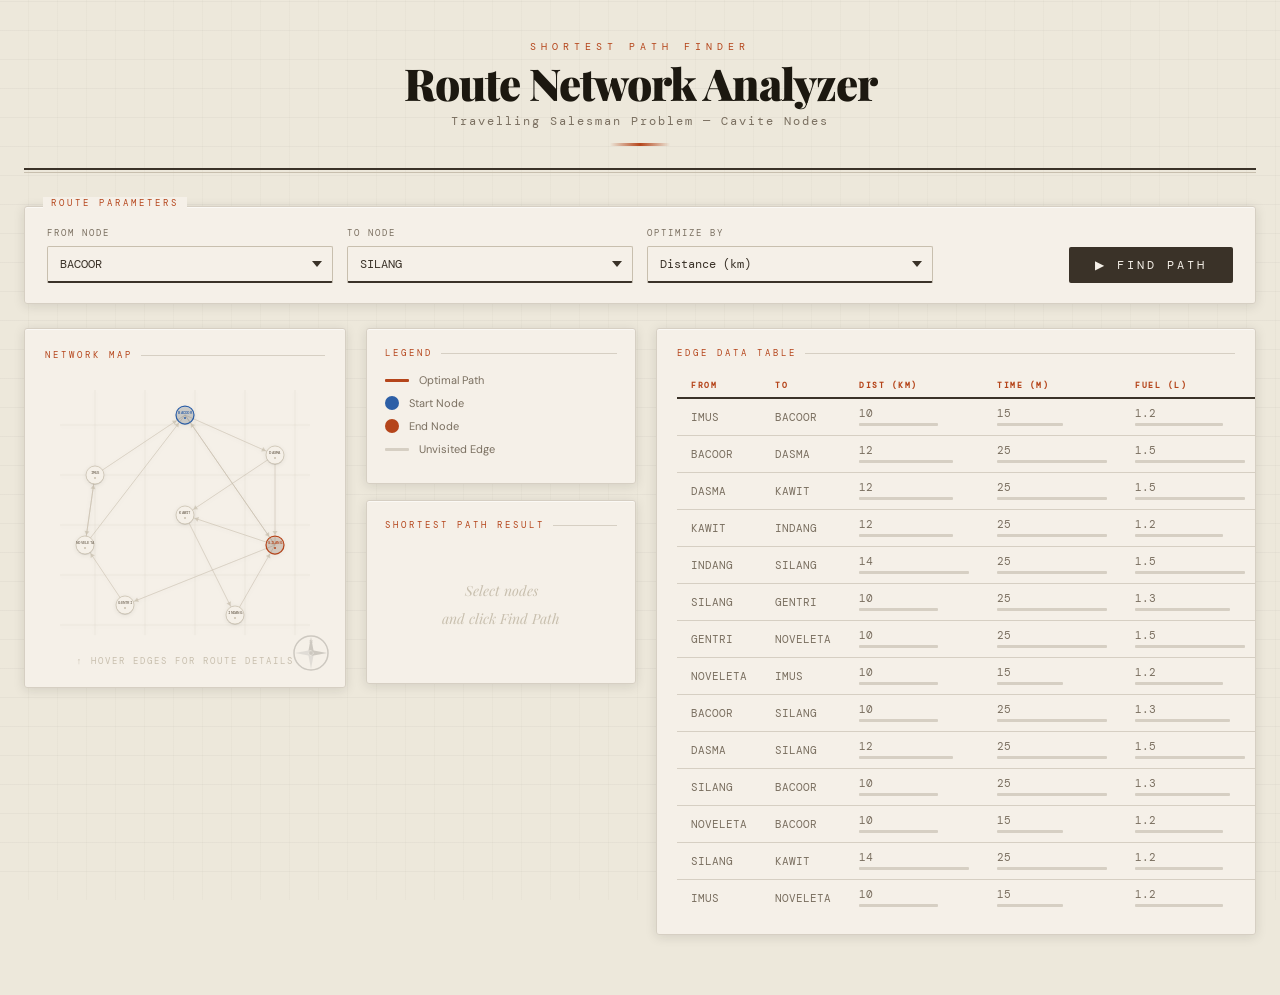
<file: MIDTERM-LAB-WORK-2/MidtermLab2-CUSTODIO.html>
<!DOCTYPE html>
<html lang="en">
<head>
<meta charset="UTF-8" />
<meta name="viewport" content="width=device-width, initial-scale=1.0"/>
<title>TSP Route Analyzer — Cavite</title>
<link href="https://fonts.googleapis.com/css2?family=Playfair+Display:wght@400;700;900&family=DM+Mono:wght@300;400;500&family=DM+Sans:wght@300;400;500&display=swap" rel="stylesheet"/>
<style>
  :root {
    --paper:   #f5f0e8;
    --paper2:  #ede8db;
    --ink:     #1c1810;
    --ink2:    #3a3228;
    --faint:   #c8bfae;
    --line:    #d6cfc3;
    --accent:  #b5451b;
    --accent2: #e8853a;
    --blue:    #2d5fa6;
    --green:   #2e7d4f;
    --shadow:  rgba(28,24,16,0.12);
  }
  *, *::before, *::after { box-sizing: border-box; margin: 0; padding: 0; }

  body {
    background: var(--paper2);
    color: var(--ink);
    font-family: 'DM Sans', sans-serif;
    min-height: 100vh;
    padding: 0;
    position: relative;
    overflow-x: hidden;
  }

  body::before {
    content: '';
    position: fixed; inset: 0;
    background-image:
      repeating-linear-gradient(0deg, transparent, transparent 28px, rgba(28,24,16,0.03) 28px, rgba(28,24,16,0.03) 29px),
      repeating-linear-gradient(90deg, transparent, transparent 28px, rgba(28,24,16,0.02) 28px, rgba(28,24,16,0.02) 29px);
    pointer-events: none; z-index: 0;
  }

  /* wider max-width to give the table more room */
  .page { position: relative; z-index: 1; max-width: 1600px; margin: 0 auto; padding: 40px 24px 60px; }

  /* ── HEADER ─────────────────────────────── */
  header {
    display: flex; flex-direction: column; align-items: center;
    margin-bottom: 36px;
    border-bottom: 2px solid var(--ink2);
    padding-bottom: 22px;
    position: relative;
  }
  header::after {
    content: ''; position: absolute; bottom: -5px; left: 0; right: 0;
    height: 1px; background: var(--faint);
  }
  .header-label {
    font-family: 'DM Mono', monospace;
    font-size: 10px; letter-spacing: 5px; color: var(--accent);
    text-transform: uppercase; margin-bottom: 8px;
  }
  h1 {
    font-family: 'Playfair Display', serif;
    font-size: clamp(22px, 4.5vw, 44px);
    font-weight: 900; color: var(--ink);
    line-height: 1; letter-spacing: -1px; text-align: center;
  }
  .header-sub {
    margin-top: 8px; font-size: 12px; color: #7a6f60;
    font-family: 'DM Mono', monospace; letter-spacing: 2px;
  }
  .header-dec {
    width: 60px; height: 3px; margin-top: 14px;
    background: linear-gradient(90deg, transparent, var(--accent), transparent);
  }

  /* ── CONTROLS ────────────────────────────── */
  .controls {
    display: flex; flex-wrap: wrap; gap: 14px; align-items: flex-end;
    background: var(--paper); border: 1px solid var(--line); border-radius: 3px;
    padding: 20px 22px; margin-bottom: 24px;
    box-shadow: 0 2px 12px var(--shadow), inset 0 1px 0 rgba(255,255,255,0.6);
    position: relative;
  }
  .controls::before {
    content: 'ROUTE PARAMETERS';
    position: absolute; top: -10px; left: 18px;
    font-family: 'DM Mono', monospace; font-size: 9px; letter-spacing: 3px;
    color: var(--accent); background: var(--paper); padding: 0 8px;
  }
  .ctrl-group { display: flex; flex-direction: column; flex: 1; min-width: 130px; }
  .ctrl-label {
    font-family: 'DM Mono', monospace;
    font-size: 9px; letter-spacing: 2px; color: #7a6f60;
    margin-bottom: 7px; text-transform: uppercase;
  }
  select {
    background: var(--paper); border: 1px solid var(--faint);
    border-bottom: 2px solid var(--ink2); color: var(--ink2);
    padding: 9px 12px; border-radius: 2px;
    font-family: 'DM Mono', monospace; font-size: 12px; cursor: pointer;
    appearance: none;
    background-image: url("data:image/svg+xml,%3Csvg xmlns='http://www.w3.org/2000/svg' width='10' height='6'%3E%3Cpath d='M0 0l5 6 5-6z' fill='%233a3228'/%3E%3C/svg%3E");
    background-repeat: no-repeat; background-position: right 10px center;
    transition: border-color .2s, box-shadow .2s;
  }
  select:focus { outline: none; border-color: var(--accent); box-shadow: 0 2px 0 var(--accent); }
  select:hover { border-bottom-color: var(--accent); }

  #findBtn {
    align-self: flex-end; background: var(--ink2); color: var(--paper);
    border: none; padding: 10px 26px; border-radius: 2px;
    font-family: 'DM Mono', monospace; font-size: 12px; letter-spacing: 3px;
    cursor: pointer; transition: background .2s, transform .1s;
    white-space: nowrap; position: relative; overflow: hidden;
  }
  #findBtn::after {
    content: ''; position: absolute; inset: 0;
    background: var(--accent); transform: translateX(-101%);
    transition: transform .3s cubic-bezier(.4,0,.2,1); z-index: 0;
  }
  #findBtn span { position: relative; z-index: 1; }
  #findBtn:hover::after { transform: translateX(0); }
  #findBtn:hover { background: var(--accent); }
  #findBtn:active { transform: scale(.97); }

  /* ── MAIN: 3-column grid — table col is now much wider ── */
  .main {
    display: grid;
    grid-template-columns: minmax(300px, 1fr) 270px minmax(480px, 600px);
    gap: 20px;
    align-items: start;
  }
  @media (max-width: 1100px) {
    .main { grid-template-columns: 1fr 260px; }
    .table-col { grid-column: 1 / -1; }
  }
  @media (max-width: 620px) {
    .main { grid-template-columns: 1fr; }
  }

  /* ── SHARED ─────────────────────────────── */
  .panel-label {
    font-family: 'DM Mono', monospace;
    font-size: 9px; letter-spacing: 3px; color: var(--accent);
    text-transform: uppercase; margin-bottom: 14px;
    display: flex; align-items: center; gap: 8px;
  }
  .panel-label::after { content: ''; flex: 1; height: 1px; background: var(--line); }

  /* ── MAP PANEL ──────────────────────────── */
  .map-panel {
    background: var(--paper); border: 1px solid var(--line); border-radius: 3px;
    padding: 20px;
    box-shadow: 0 2px 12px var(--shadow), inset 0 1px 0 rgba(255,255,255,0.6);
    position: relative;
  }
  svg#graph { display: block; width: 100%; filter: drop-shadow(0 1px 2px rgba(28,24,16,0.08)); }
  .hint {
    font-size: 9px; color: var(--faint); text-align: center; margin-top: 10px;
    font-family: 'DM Mono', monospace; letter-spacing: 2px;
  }
  .compass {
    position: absolute; bottom: 16px; right: 16px;
    width: 36px; height: 36px; opacity: 0.18; pointer-events: none;
  }

  /* ── MIDDLE COL: Legend + Result ────────── */
  .middle-col { display: flex; flex-direction: column; gap: 16px; }
  .card {
    background: var(--paper); border: 1px solid var(--line); border-radius: 3px;
    padding: 18px;
    box-shadow: 0 2px 12px var(--shadow), inset 0 1px 0 rgba(255,255,255,0.6);
  }
  .legend-item {
    display: flex; align-items: center; gap: 10px;
    margin-bottom: 9px; font-size: 11px; color: #7a6f60;
  }
  .legend-dot { width: 14px; height: 14px; border-radius: 50%; flex-shrink: 0; }
  .legend-line-el { width: 24px; height: 3px; border-radius: 1px; flex-shrink: 0; }

  .placeholder {
    text-align: center; padding: 32px 10px;
    font-family: 'Playfair Display', serif;
    font-size: 14px; color: var(--faint); line-height: 2; font-style: italic;
  }
  .error-msg { color: var(--accent); font-size: 12px; padding: 12px 0; font-family: 'DM Mono', monospace; }

  .path-nodes { display: flex; flex-wrap: wrap; gap: 5px; align-items: center; margin-bottom: 14px; }
  .path-node {
    font-size: 9px; font-family: 'DM Mono', monospace;
    padding: 4px 9px; border-radius: 2px;
    border: 1px solid var(--line); background: var(--paper2); color: var(--faint);
    transition: all .3s; letter-spacing: 1px;
  }
  .path-node.active { border-color: var(--accent); background: #b5451b15; color: var(--accent); font-weight: 500; }
  .path-arrow { color: var(--line); font-size: 10px; }

  .stat-box {
    margin-bottom: 8px; padding: 10px 12px;
    background: var(--paper2); border: 1px solid var(--line); border-radius: 2px;
    transition: all .3s;
  }
  .stat-box.highlight { background: #b5451b0d; border-color: #b5451b55; box-shadow: 0 0 0 1px #b5451b22; }
  .stat-label {
    font-size: 8px; font-family: 'DM Mono', monospace;
    letter-spacing: 2px; color: #a09080; margin-bottom: 4px; text-transform: uppercase;
  }
  .stat-label.highlight { color: var(--accent); }
  .stat-value { font-family: 'Playfair Display', serif; font-size: 22px; font-weight: 700; color: var(--ink2); }
  .stat-value.highlight { color: var(--accent); }

  .step-list { margin-top: 10px; }
  .step-row {
    display: flex; justify-content: space-between;
    font-size: 10px; color: #7a6f60;
    margin-bottom: 5px; padding-bottom: 5px;
    border-bottom: 1px dashed var(--line);
    font-family: 'DM Mono', monospace;
  }
  .step-row:last-child { border-bottom: none; }
  .step-right { color: var(--faint); }

  /* ── TABLE COL ──────────────────────────── */
  .table-col {
    background: var(--paper); border: 1px solid var(--line); border-radius: 3px;
    padding: 18px 20px;
    box-shadow: 0 2px 12px var(--shadow), inset 0 1px 0 rgba(255,255,255,0.6);
    overflow-x: auto;
  }
  /* thin scrollbar for overflow cases */
  .table-col::-webkit-scrollbar { height: 4px; }
  .table-col::-webkit-scrollbar-track { background: var(--paper2); }
  .table-col::-webkit-scrollbar-thumb { background: var(--faint); border-radius: 2px; }

  table { width: 100%; border-collapse: collapse; }
  th {
    text-align: left; color: var(--accent);
    padding: 7px 14px; font-size: 8px; letter-spacing: 1.5px;
    font-family: 'DM Mono', monospace; text-transform: uppercase;
    border-bottom: 2px solid var(--ink2); white-space: nowrap;
  }
  td {
    padding: 9px 14px; border-bottom: 1px solid var(--line);
    color: #7a6f60; font-size: 11px; font-family: 'DM Mono', monospace;
    transition: background .2s; white-space: nowrap;
  }
  tbody tr:last-child td { border-bottom: none; }
  tbody tr:hover td { background: rgba(28,24,16,0.025); }
  tr.path-row td { background: #b5451b08; }
  tr.path-row:hover td { background: #b5451b12; }
  td.hl { color: var(--accent); font-weight: 500; }

  /* mini sparkbar shown beneath each numeric value */
  .cell-bar-wrap { display: flex; flex-direction: column; gap: 4px; }
  .cell-val { line-height: 1; }
  .mini-bar {
    height: 3px; border-radius: 1px;
    background: var(--line); transition: background .3s;
  }
  tr.path-row .mini-bar              { background: #b5451b44; }
  tr.path-row td.hl .mini-bar        { background: var(--accent); }

  /* ── TOOLTIP ────────────────────────────── */
  #tooltip {
    position: fixed; pointer-events: none;
    background: var(--ink2); color: var(--paper);
    border-radius: 3px; padding: 8px 12px;
    font-size: 11px; font-family: 'DM Mono', monospace;
    display: none; z-index: 99; line-height: 1.8;
    box-shadow: 0 4px 16px rgba(0,0,0,0.2);
  }

  /* ── PATH ANIMATE ──────────────────────── */
  .edge.path { stroke-dasharray: 8 4; animation: dash .8s linear infinite; }
  @keyframes dash { to { stroke-dashoffset: -24; } }

  .opt-badge {
    display: inline-block; font-family: 'DM Mono', monospace;
    font-size: 8px; letter-spacing: 2px; color: var(--accent);
    border: 1px solid var(--accent); padding: 2px 8px; border-radius: 2px;
    margin-bottom: 10px; text-transform: uppercase;
  }
  .steps-header {
    font-size: 8px; font-family: 'DM Mono', monospace;
    letter-spacing: 2px; color: #a09080; margin-bottom: 8px;
    text-transform: uppercase; padding-top: 4px;
  }
</style>
</head>
<body>
<div class="page">

  <header>
    <div class="header-label">Shortest Path Finder</div>
    <h1>Route Network Analyzer</h1>
    <div class="header-sub">Travelling Salesman Problem — Cavite Nodes</div>
    <div class="header-dec"></div>
  </header>

  <div class="controls">
    <div class="ctrl-group">
      <div class="ctrl-label">From Node</div>
      <select id="startNode"></select>
    </div>
    <div class="ctrl-group">
      <div class="ctrl-label">To Node</div>
      <select id="endNode"></select>
    </div>
    <div class="ctrl-group">
      <div class="ctrl-label">Optimize By</div>
      <select id="metric">
        <option value="distance">Distance (km)</option>
        <option value="time">Time (mins)</option>
        <option value="fuel">Fuel (Liters)</option>
      </select>
    </div>
    <div class="ctrl-group" style="justify-content:flex-end;">
      <button id="findBtn"><span>▶ FIND PATH</span></button>
    </div>
  </div>

  <div class="main">

    <!-- COL 1: Map -->
    <div class="map-panel">
      <div class="panel-label">Network Map</div>
      <svg id="graph" viewBox="0 0 560 540"></svg>
      <div class="hint">↑ HOVER EDGES FOR ROUTE DETAILS</div>
      <svg class="compass" viewBox="0 0 36 36" fill="none" xmlns="http://www.w3.org/2000/svg">
        <circle cx="18" cy="18" r="17" stroke="#1c1810" stroke-width="1.5"/>
        <polygon points="18,2 21,18 18,15 15,18" fill="#1c1810"/>
        <polygon points="18,34 15,18 18,21 21,18" fill="#888"/>
        <polygon points="2,18 18,15 15,18 18,21" fill="#888"/>
        <polygon points="34,18 18,21 21,18 18,15" fill="#1c1810"/>
        <circle cx="18" cy="18" r="2" fill="#1c1810"/>
        <text x="18" y="8" text-anchor="middle" font-size="5" fill="#1c1810" font-family="serif" font-weight="bold">N</text>
      </svg>
    </div>

    <!-- COL 2: Legend + Result -->
    <div class="middle-col">
      <div class="card">
        <div class="panel-label">Legend</div>
        <div class="legend-item">
          <div class="legend-line-el" style="background:var(--accent);height:3px;border-top:1px dashed #b5451b88;"></div>
          Optimal Path
        </div>
        <div class="legend-item">
          <div class="legend-dot" style="background:var(--blue);"></div>
          Start Node
        </div>
        <div class="legend-item">
          <div class="legend-dot" style="background:var(--accent);"></div>
          End Node
        </div>
        <div class="legend-item">
          <div class="legend-line-el" style="background:var(--line);"></div>
          Unvisited Edge
        </div>
      </div>

      <div class="card">
        <div class="panel-label">Shortest Path Result</div>
        <div id="result-content">
          <div class="placeholder">Select nodes<br>and click Find Path</div>
        </div>
      </div>
    </div>

    <!-- COL 3: Edge Data Table — wider column -->
    <div class="table-col">
      <div class="panel-label">Edge Data Table</div>
      <table id="edgeTable">
        <thead>
          <tr>
            <th>From</th>
            <th>To</th>
            <th>Dist (km)</th>
            <th>Time (m)</th>
            <th>Fuel (L)</th>
          </tr>
        </thead>
        <tbody></tbody>
      </table>
    </div>

  </div>
</div>

<div id="tooltip"></div>

<script>
const EDGES = [
  {from:"IMUS",to:"BACOOR",distance:10,time:15,fuel:1.2},
  {from:"BACOOR",to:"DASMA",distance:12,time:25,fuel:1.5},
  {from:"DASMA",to:"KAWIT",distance:12,time:25,fuel:1.5},
  {from:"KAWIT",to:"INDANG",distance:12,time:25,fuel:1.2},
  {from:"INDANG",to:"SILANG",distance:14,time:25,fuel:1.5},
  {from:"SILANG",to:"GENTRI",distance:10,time:25,fuel:1.3},
  {from:"GENTRI",to:"NOVELETA",distance:10,time:25,fuel:1.5},
  {from:"NOVELETA",to:"IMUS",distance:10,time:15,fuel:1.2},
  {from:"BACOOR",to:"SILANG",distance:10,time:25,fuel:1.3},
  {from:"DASMA",to:"SILANG",distance:12,time:25,fuel:1.5},
  {from:"SILANG",to:"BACOOR",distance:10,time:25,fuel:1.3},
  {from:"NOVELETA",to:"BACOOR",distance:10,time:15,fuel:1.2},
  {from:"SILANG",to:"KAWIT",distance:14,time:25,fuel:1.2},
  {from:"IMUS",to:"NOVELETA",distance:10,time:15,fuel:1.2},
];

const maxDist = Math.max(...EDGES.map(e => e.distance));
const maxTime = Math.max(...EDGES.map(e => e.time));
const maxFuel = Math.max(...EDGES.map(e => e.fuel));
const BAR_MAX = 110; // px — wider bars to fill the larger column

const NODE_POS = {
  BACOOR:   {x:280, y:80},
  DASMA:    {x:460, y:160},
  IMUS:     {x:100, y:200},
  NOVELETA: {x:80,  y:340},
  KAWIT:    {x:280, y:280},
  SILANG:   {x:460, y:340},
  GENTRI:   {x:160, y:460},
  INDANG:   {x:380, y:480},
};

const NODES = Object.keys(NODE_POS);
let currentPath = [];
let currentMetric = 'distance';
let animInterval = null;

const startSel = document.getElementById('startNode');
const endSel   = document.getElementById('endNode');
NODES.forEach(n => {
  startSel.innerHTML += `<option value="${n}">${n}</option>`;
  endSel.innerHTML   += `<option value="${n}">${n}</option>`;
});
endSel.value = 'SILANG';

const tbody = document.querySelector('#edgeTable tbody');
EDGES.forEach((e, i) => {
  const dw = Math.round((e.distance / maxDist) * BAR_MAX);
  const tw = Math.round((e.time     / maxTime) * BAR_MAX);
  const fw = Math.round((e.fuel     / maxFuel) * BAR_MAX);
  tbody.innerHTML += `
    <tr id="erow-${i}">
      <td>${e.from}</td>
      <td>${e.to}</td>
      <td>
        <div class="cell-bar-wrap">
          <span class="cell-val">${e.distance}</span>
          <div class="mini-bar" style="width:${dw}px"></div>
        </div>
      </td>
      <td>
        <div class="cell-bar-wrap">
          <span class="cell-val">${e.time}</span>
          <div class="mini-bar" style="width:${tw}px"></div>
        </div>
      </td>
      <td>
        <div class="cell-bar-wrap">
          <span class="cell-val">${e.fuel}</span>
          <div class="mini-bar" style="width:${fw}px"></div>
        </div>
      </td>
    </tr>`;
});

const svg = document.getElementById('graph');
const NS  = 'http://www.w3.org/2000/svg';
function svgEl(tag, attrs) {
  const el = document.createElementNS(NS, tag);
  for (const [k,v] of Object.entries(attrs)) el.setAttribute(k, v);
  return el;
}

for (let v of [100,200,300,400,500]) {
  svg.appendChild(svgEl('line',{x1:v,y1:30,x2:v,y2:520,stroke:'#d6cfc3',strokeWidth:0.5,'stroke-opacity':0.6}));
  svg.appendChild(svgEl('line',{x1:30,y1:v,x2:530,y2:v,stroke:'#d6cfc3',strokeWidth:0.5,'stroke-opacity':0.6}));
}

const edgeEls = [];
const tooltip  = document.getElementById('tooltip');

EDGES.forEach((e, i) => {
  const f = NODE_POS[e.from], t = NODE_POS[e.to];
  const dx = t.x-f.x, dy = t.y-f.y;
  const len = Math.sqrt(dx*dx+dy*dy);
  const ux = dx/len, uy = dy/len;
  const ax = t.x - ux*20, ay = t.y - uy*20;
  const px = -uy*5, py = ux*5;

  const line = svgEl('line',{
    class:'edge', x1:f.x, y1:f.y, x2:t.x, y2:t.y,
    stroke:'#c8bfae', 'stroke-width':1.5, 'stroke-opacity':0.8
  });
  svg.appendChild(line);

  const arrow = svgEl('polygon',{
    points:`${ax},${ay} ${ax-ux*8+px},${ay-uy*8+py} ${ax-ux*8-px},${ay-uy*8-py}`,
    fill:'#c8bfae', 'fill-opacity':0.7
  });
  svg.appendChild(arrow);

  const hit = svgEl('line',{
    x1:f.x, y1:f.y, x2:t.x, y2:t.y,
    stroke:'transparent', 'stroke-width':14, style:'cursor:pointer'
  });
  hit.addEventListener('mousemove', ev => {
    tooltip.style.display = 'block';
    tooltip.style.left = (ev.clientX+14)+'px';
    tooltip.style.top  = (ev.clientY+14)+'px';
    tooltip.innerHTML = `<span style="color:var(--accent)">${e.from} → ${e.to}</span><br>${e.distance} km &nbsp;·&nbsp; ${e.time} min &nbsp;·&nbsp; ${e.fuel} L`;
  });
  hit.addEventListener('mouseleave', () => { tooltip.style.display='none'; });
  svg.appendChild(hit);
  edgeEls.push({line, arrow, edge:e, idx:i});
});

const nodeEls = {};
NODES.forEach(n => {
  const {x,y} = NODE_POS[n];
  const g = svgEl('g',{});
  const shadow    = svgEl('circle',{cx:x,cy:y+2,r:18,fill:'rgba(28,24,16,0.12)'});
  const outerRing = svgEl('circle',{cx:x,cy:y,r:24,fill:'none',stroke:'#b5451b','stroke-width':1.5,'stroke-opacity':0,class:'node-ring'});
  const circle    = svgEl('circle',{cx:x,cy:y,r:18,fill:'#f5f0e8',stroke:'#c8bfae','stroke-width':1.5});
  const label     = svgEl('text',{x,y:y-3,'text-anchor':'middle','font-size':7.5,fill:'#7a6f60','font-weight':'500','letter-spacing':'0.5',style:'font-family: DM Mono, monospace; text-transform: uppercase;'});
  label.textContent = n;
  const dot = svgEl('circle',{cx:x,cy:y+6,r:2,fill:'#c8bfae'});

  g.appendChild(shadow); g.appendChild(outerRing);
  g.appendChild(circle); g.appendChild(label); g.appendChild(dot);
  svg.appendChild(g);
  nodeEls[n] = {g, circle, label, outerRing, dot};
});

function updateNodeStyle(n, type) {
  const el = nodeEls[n];
  if (type === 'active') {
    el.circle.setAttribute('fill','#b5451b12');
    el.circle.setAttribute('stroke','#b5451b');
    el.circle.setAttribute('stroke-width','2.5');
    el.label.setAttribute('fill','#b5451b');
    el.outerRing.setAttribute('stroke-opacity','0.3');
    el.dot.setAttribute('fill','#b5451b');
  } else if (type === 'start') {
    el.circle.setAttribute('fill','#2d5fa612');
    el.circle.setAttribute('stroke','#2d5fa6');
    el.circle.setAttribute('stroke-width','2.5');
    el.label.setAttribute('fill','#2d5fa6');
    el.dot.setAttribute('fill','#2d5fa6');
  } else if (type === 'end') {
    el.circle.setAttribute('fill','#b5451b12');
    el.circle.setAttribute('stroke','#b5451b');
    el.circle.setAttribute('stroke-width','2.5');
    el.label.setAttribute('fill','#b5451b');
    el.dot.setAttribute('fill','#b5451b');
  } else {
    el.circle.setAttribute('fill','#f5f0e8');
    el.circle.setAttribute('stroke','#c8bfae');
    el.circle.setAttribute('stroke-width','1.5');
    el.label.setAttribute('fill','#7a6f60');
    el.outerRing.setAttribute('stroke-opacity','0');
    el.dot.setAttribute('fill','#c8bfae');
  }
}

function resetGraph() {
  edgeEls.forEach(({line, arrow}) => {
    line.setAttribute('stroke','#c8bfae');
    line.setAttribute('stroke-width','1.5');
    line.setAttribute('stroke-opacity','0.8');
    line.classList.remove('path');
    arrow.setAttribute('fill','#c8bfae');
    arrow.setAttribute('fill-opacity','0.7');
  });
  NODES.forEach(n => updateNodeStyle(n,'default'));
  const s = startSel.value, e = endSel.value;
  updateNodeStyle(s,'start');
  if (e !== s) updateNodeStyle(e,'end');
}

startSel.addEventListener('change', () => { resetGraph(); currentPath=[]; renderResult(null); });
endSel.addEventListener('change',   () => { resetGraph(); currentPath=[]; renderResult(null); });
resetGraph();

function dijkstra(start, end, metric) {
  const dist = {}, prev = {};
  NODES.forEach(n => { dist[n]=Infinity; prev[n]=null; });
  dist[start] = 0;
  const unvisited = new Set(NODES);
  while (unvisited.size) {
    let u = null;
    unvisited.forEach(n => { if (u===null || dist[n]<dist[u]) u=n; });
    if (u===end || dist[u]===Infinity) break;
    unvisited.delete(u);
    EDGES.filter(e=>e.from===u).forEach(e => {
      const alt = dist[u] + e[metric];
      if (alt < dist[e.to]) { dist[e.to]=alt; prev[e.to]=u; }
    });
  }
  const path=[]; let cur=end;
  while(cur){ path.unshift(cur); cur=prev[cur]; }
  if(path[0]!==start) return null;

  let totalDist=0, totalTime=0, totalFuel=0;
  for(let i=0;i<path.length-1;i++){
    const edge=EDGES.find(e=>e.from===path[i]&&e.to===path[i+1]);
    if(edge){totalDist+=edge.distance;totalTime+=edge.time;totalFuel+=edge.fuel;}
  }
  return {path, totalDist, totalTime, totalFuel:totalFuel.toFixed(1)};
}

function renderResult(res) {
  const div = document.getElementById('result-content');
  if (!res) {
    div.innerHTML = '<div class="placeholder">Select nodes<br>and click Find Path</div>';
    return;
  }
  if (res.error) {
    div.innerHTML = `<div class="error-msg">${res.error}</div>`;
    return;
  }
  const m = currentMetric;
  const metricLabel = {distance:'Distance',time:'Time',fuel:'Fuel'};

  let pathHTML = '<div class="path-nodes">';
  res.path.forEach((n,i) => {
    pathHTML += `<span class="path-node" id="pn-${n}">${n}</span>`;
    if(i<res.path.length-1) pathHTML += '<span class="path-arrow">›</span>';
  });
  pathHTML += '</div>';

  const stats = [
    {label:'Total Distance', val:`${res.totalDist} km`,  key:'distance'},
    {label:'Total Time',     val:`${res.totalTime} mins`, key:'time'},
    {label:'Total Fuel',     val:`${res.totalFuel} L`,    key:'fuel'},
  ];
  let statsHTML = stats.map(s=>`
    <div class="stat-box ${m===s.key?'highlight':''}">
      <div class="stat-label ${m===s.key?'highlight':''}">${s.label}</div>
      <div class="stat-value ${m===s.key?'highlight':''}">${s.val}</div>
    </div>`).join('');

  let stepsHTML = '<div class="step-list">';
  res.path.slice(0,-1).forEach((n,i)=>{
    const edge=EDGES.find(e=>e.from===n&&e.to===res.path[i+1]);
    if(edge) stepsHTML+=`<div class="step-row"><span>${n} → ${res.path[i+1]}</span><span class="step-right">${edge.distance}km · ${edge.time}m · ${edge.fuel}L</span></div>`;
  });
  stepsHTML += '</div>';

  div.innerHTML = `
    <div class="opt-badge">Optimized for ${metricLabel[m]}</div>
    <div class="panel-label" style="margin-bottom:8px;">Path</div>
    ${pathHTML}
    ${statsHTML}
    <div style="margin-top:12px;padding:12px 14px;background:var(--paper2);border:1px solid var(--line);border-radius:2px;">
      <div class="steps-header">Path Steps</div>
      ${stepsHTML}
    </div>`;
}

function animatePath(path) {
  if(animInterval) clearInterval(animInterval);
  let step = 0;
  animInterval = setInterval(() => {
    if(step >= path.length) { clearInterval(animInterval); return; }
    const n = path[step];
    updateNodeStyle(n, 'active');
    const el = document.getElementById('pn-'+n);
    if(el) el.classList.add('active');
    step++;
  }, 380);
}

function highlightPathEdges(path) {
  const pathSet = new Set();
  for(let i=0;i<path.length-1;i++) pathSet.add(`${path[i]}-${path[i+1]}`);

  edgeEls.forEach(({line,arrow,edge,idx}) => {
    const key    = `${edge.from}-${edge.to}`;
    const inPath = pathSet.has(key);
    if(inPath){
      line.setAttribute('stroke','#b5451b');
      line.setAttribute('stroke-width','3');
      line.setAttribute('stroke-opacity','1');
      line.classList.add('path');
      arrow.setAttribute('fill','#b5451b');
      arrow.setAttribute('fill-opacity','1');
    }
    const row = document.getElementById('erow-'+idx);
    if(row){
      row.className = inPath?'path-row':'';
      row.querySelectorAll('td').forEach((td,ci)=>{
        td.className = (inPath && ((currentMetric==='distance'&&ci===2)||(currentMetric==='time'&&ci===3)||(currentMetric==='fuel'&&ci===4))) ? 'hl' : '';
      });
    }
  });
}

document.getElementById('findBtn').addEventListener('click', () => {
  const start = startSel.value, end = endSel.value;
  currentMetric = document.getElementById('metric').value;
  if(start===end){ renderResult({error:'Start and end must be different nodes.'}); return; }
  const res = dijkstra(start, end, currentMetric);
  if(!res){ renderResult({error:'No path found between selected nodes.'}); return; }
  currentPath = res.path;
  resetGraph();
  renderResult(res);
  highlightPathEdges(res.path);
  animatePath(res.path);
});
</script>
</body>
</html>
</file>
